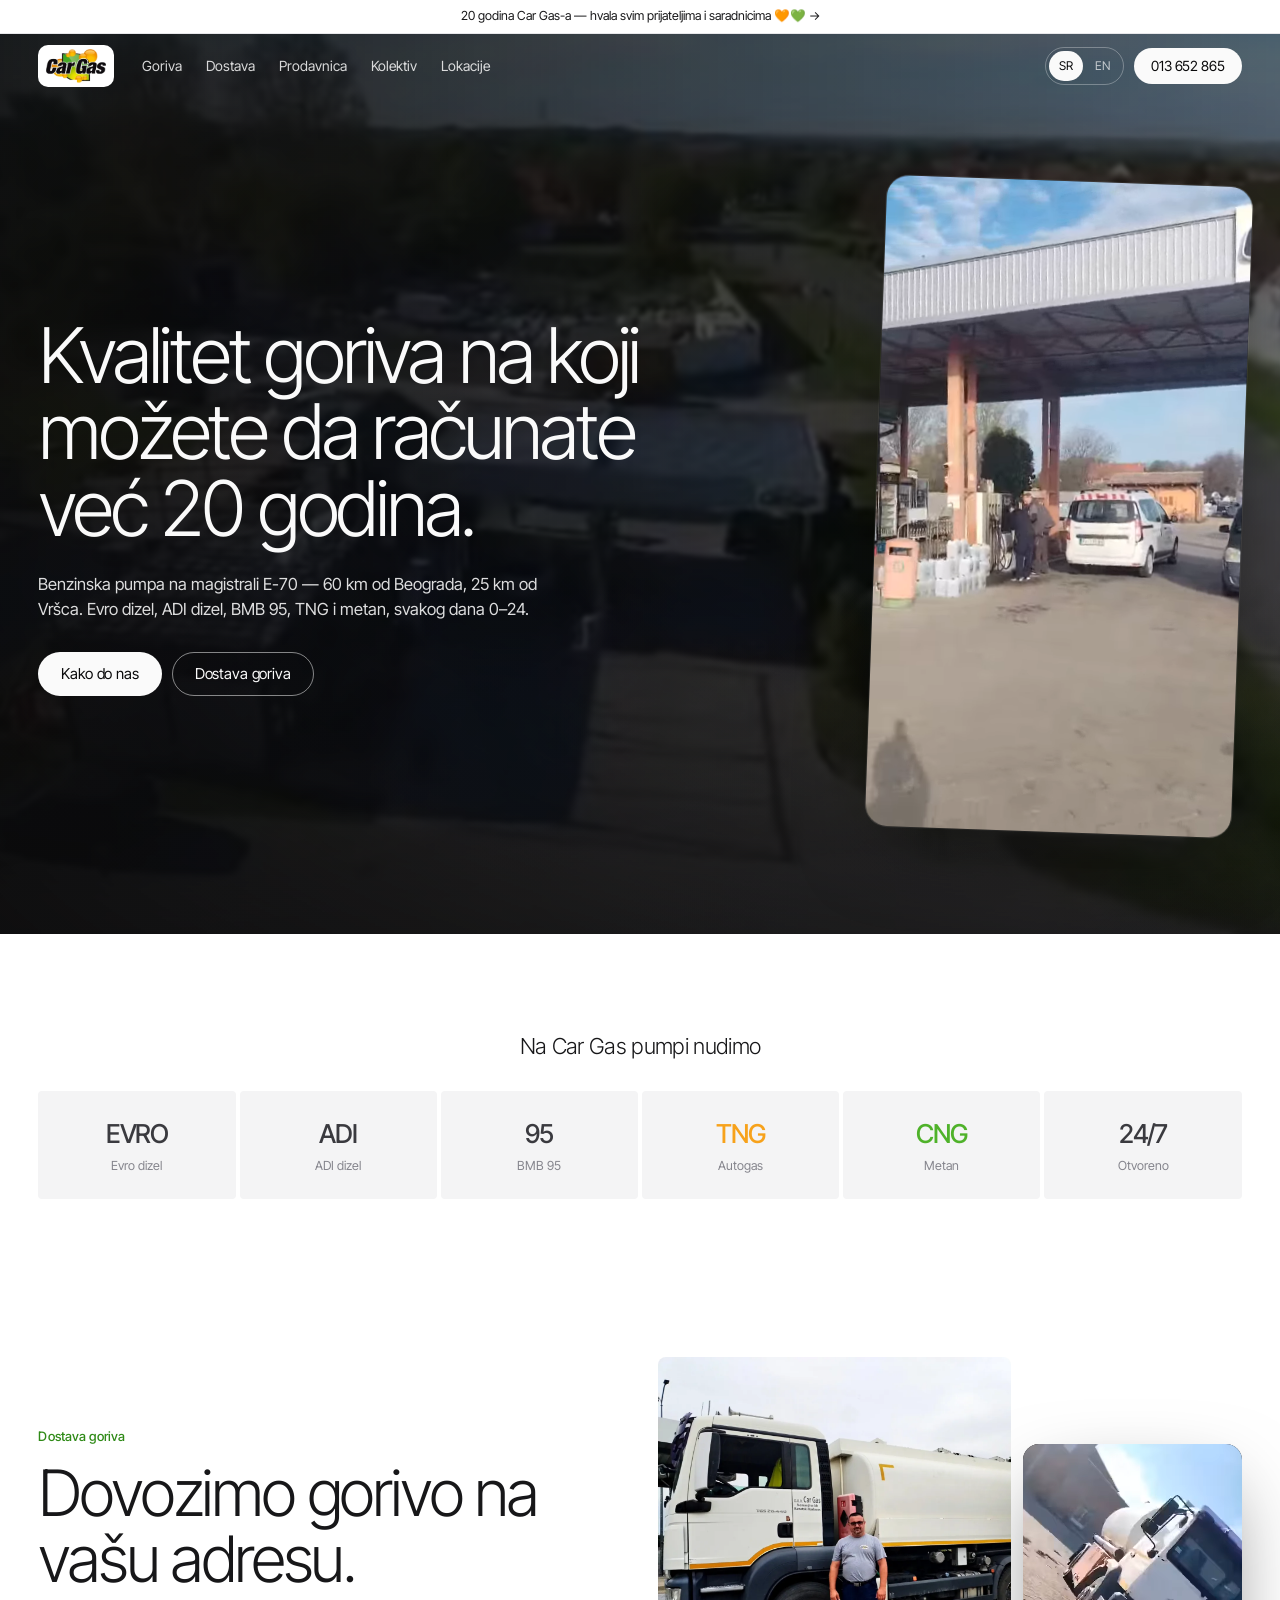
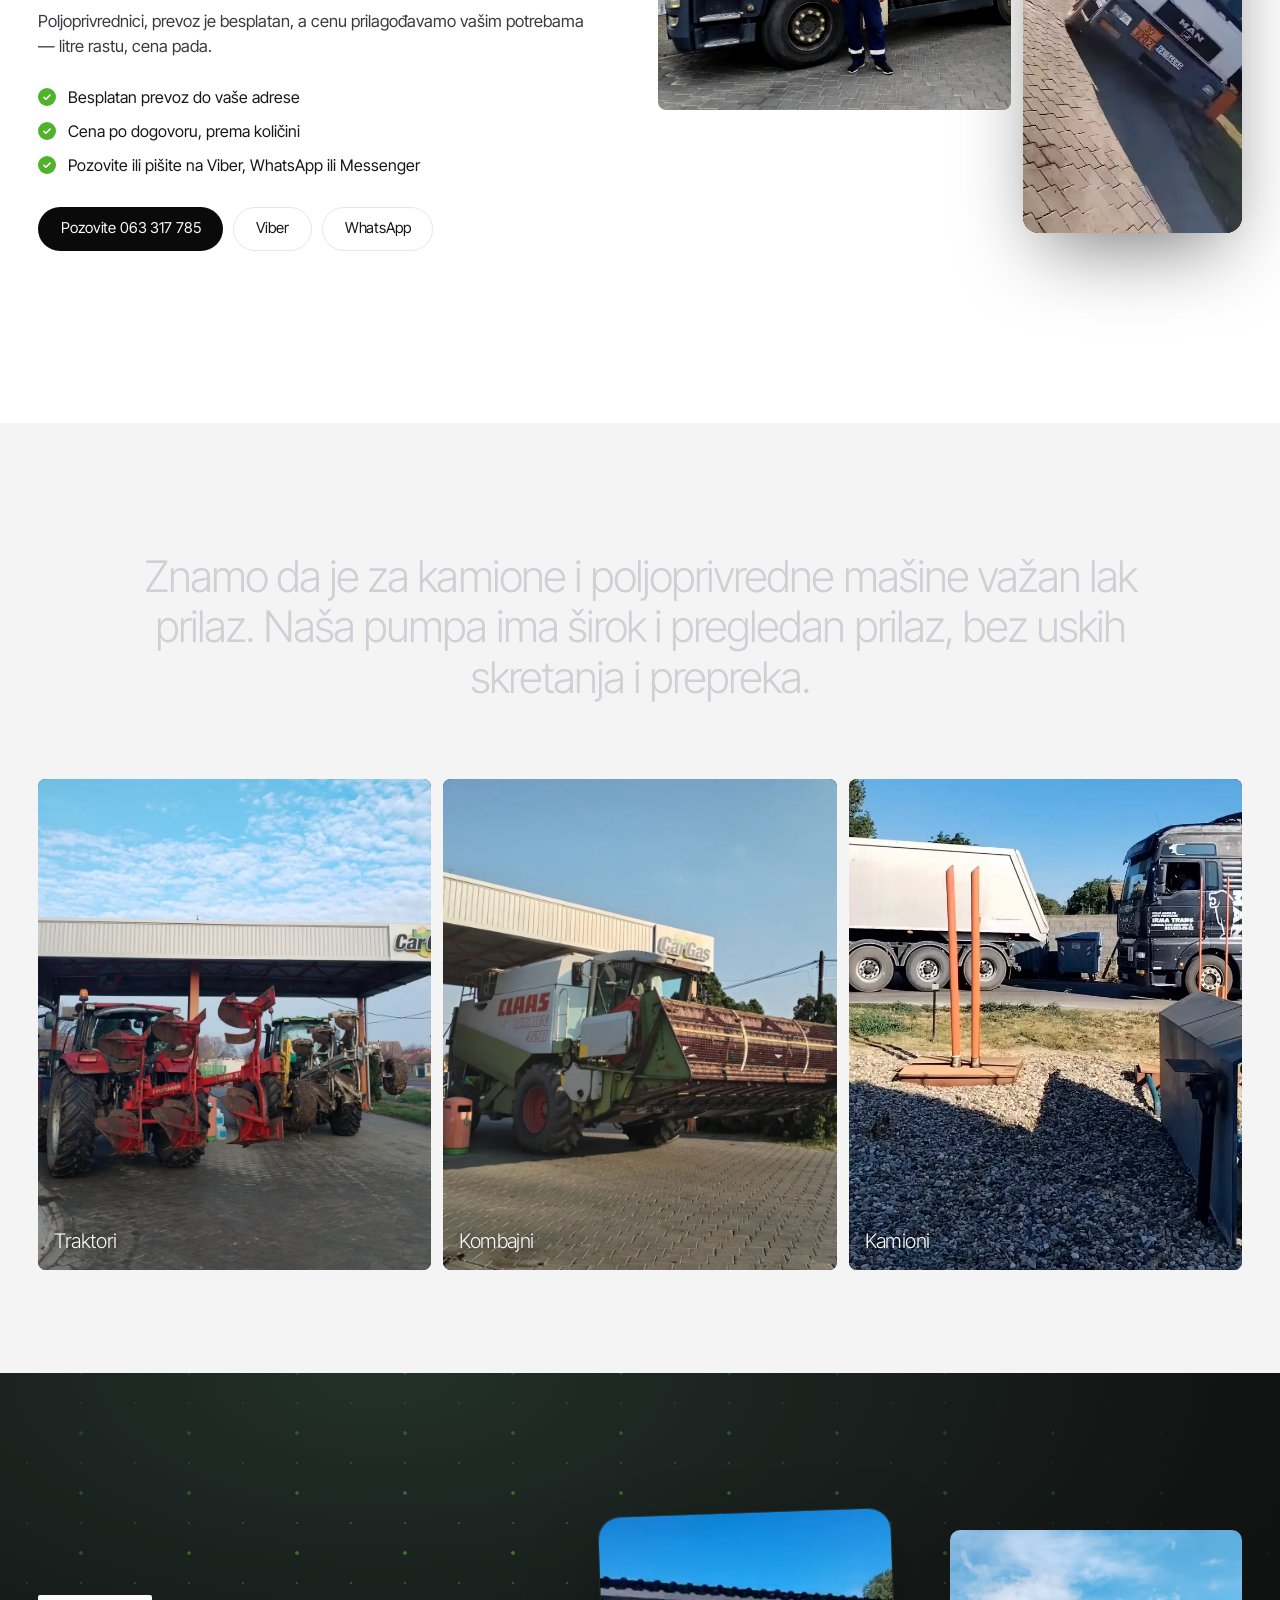
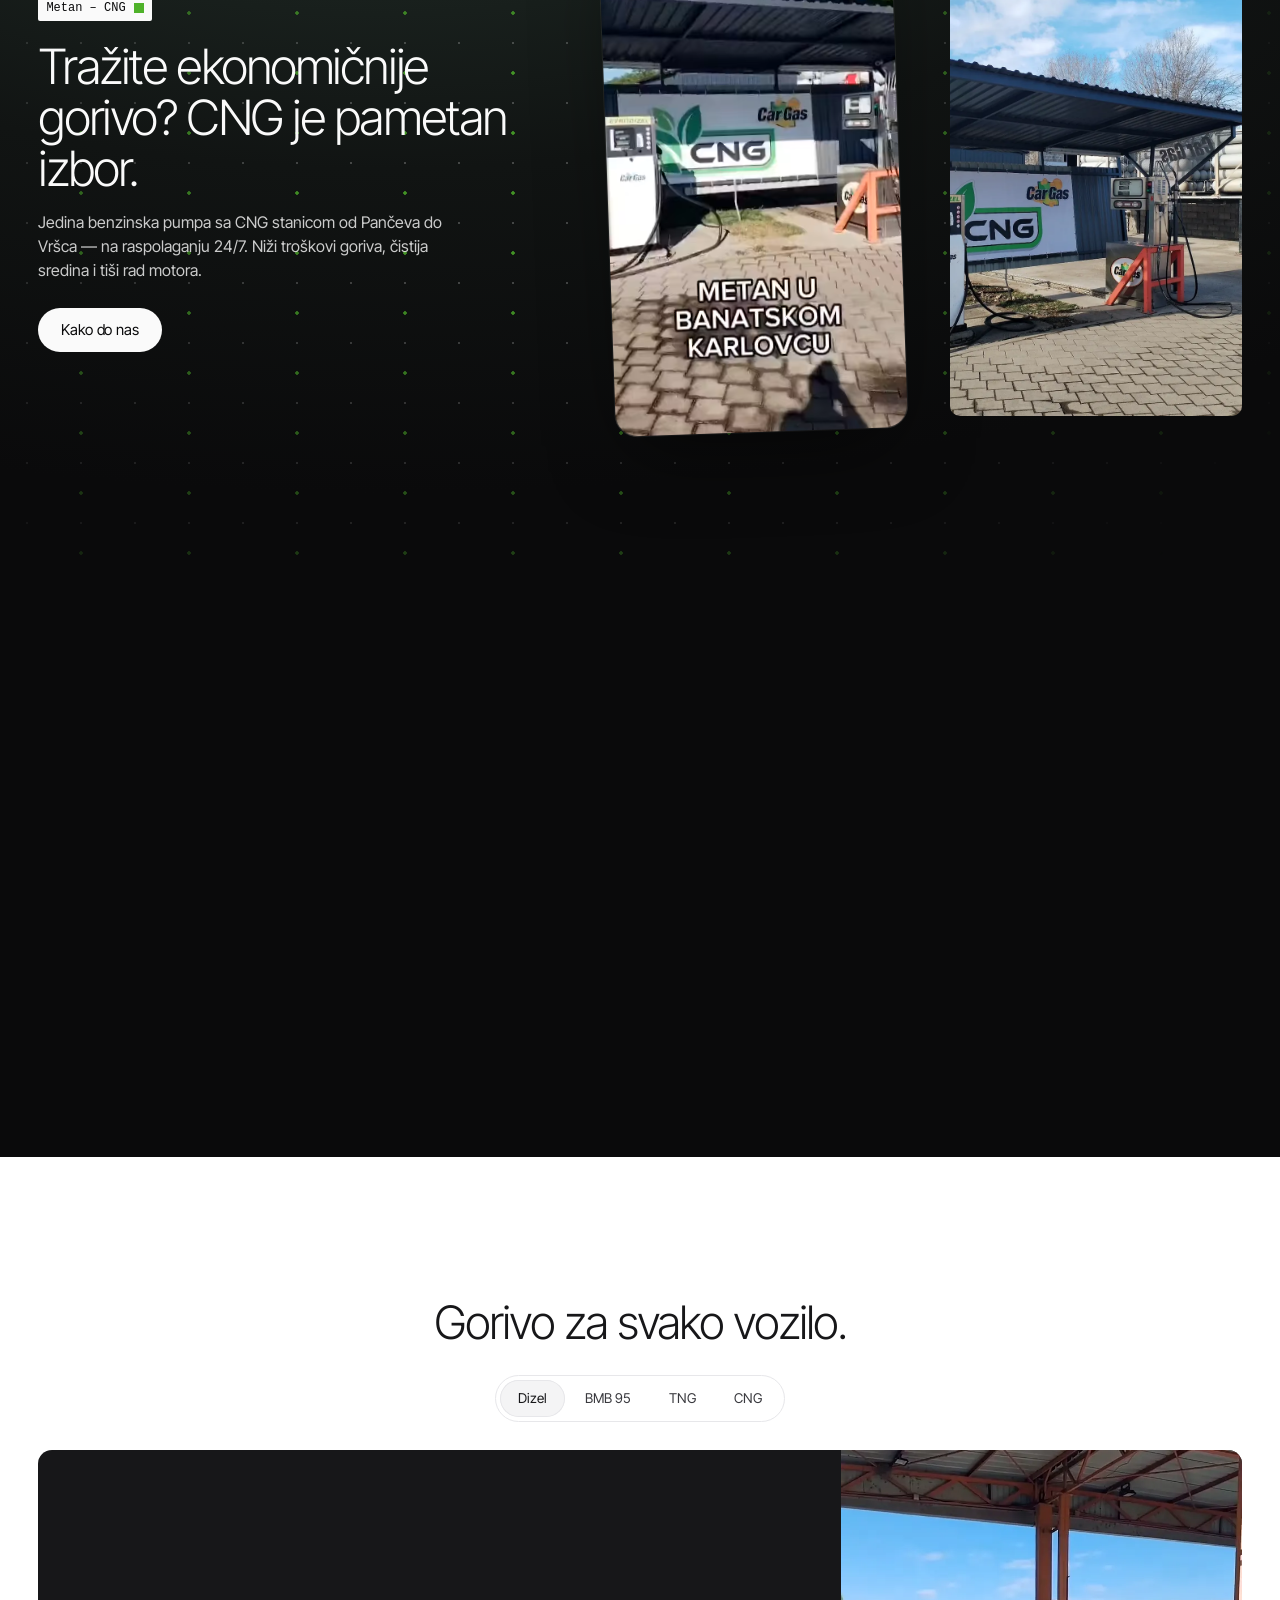
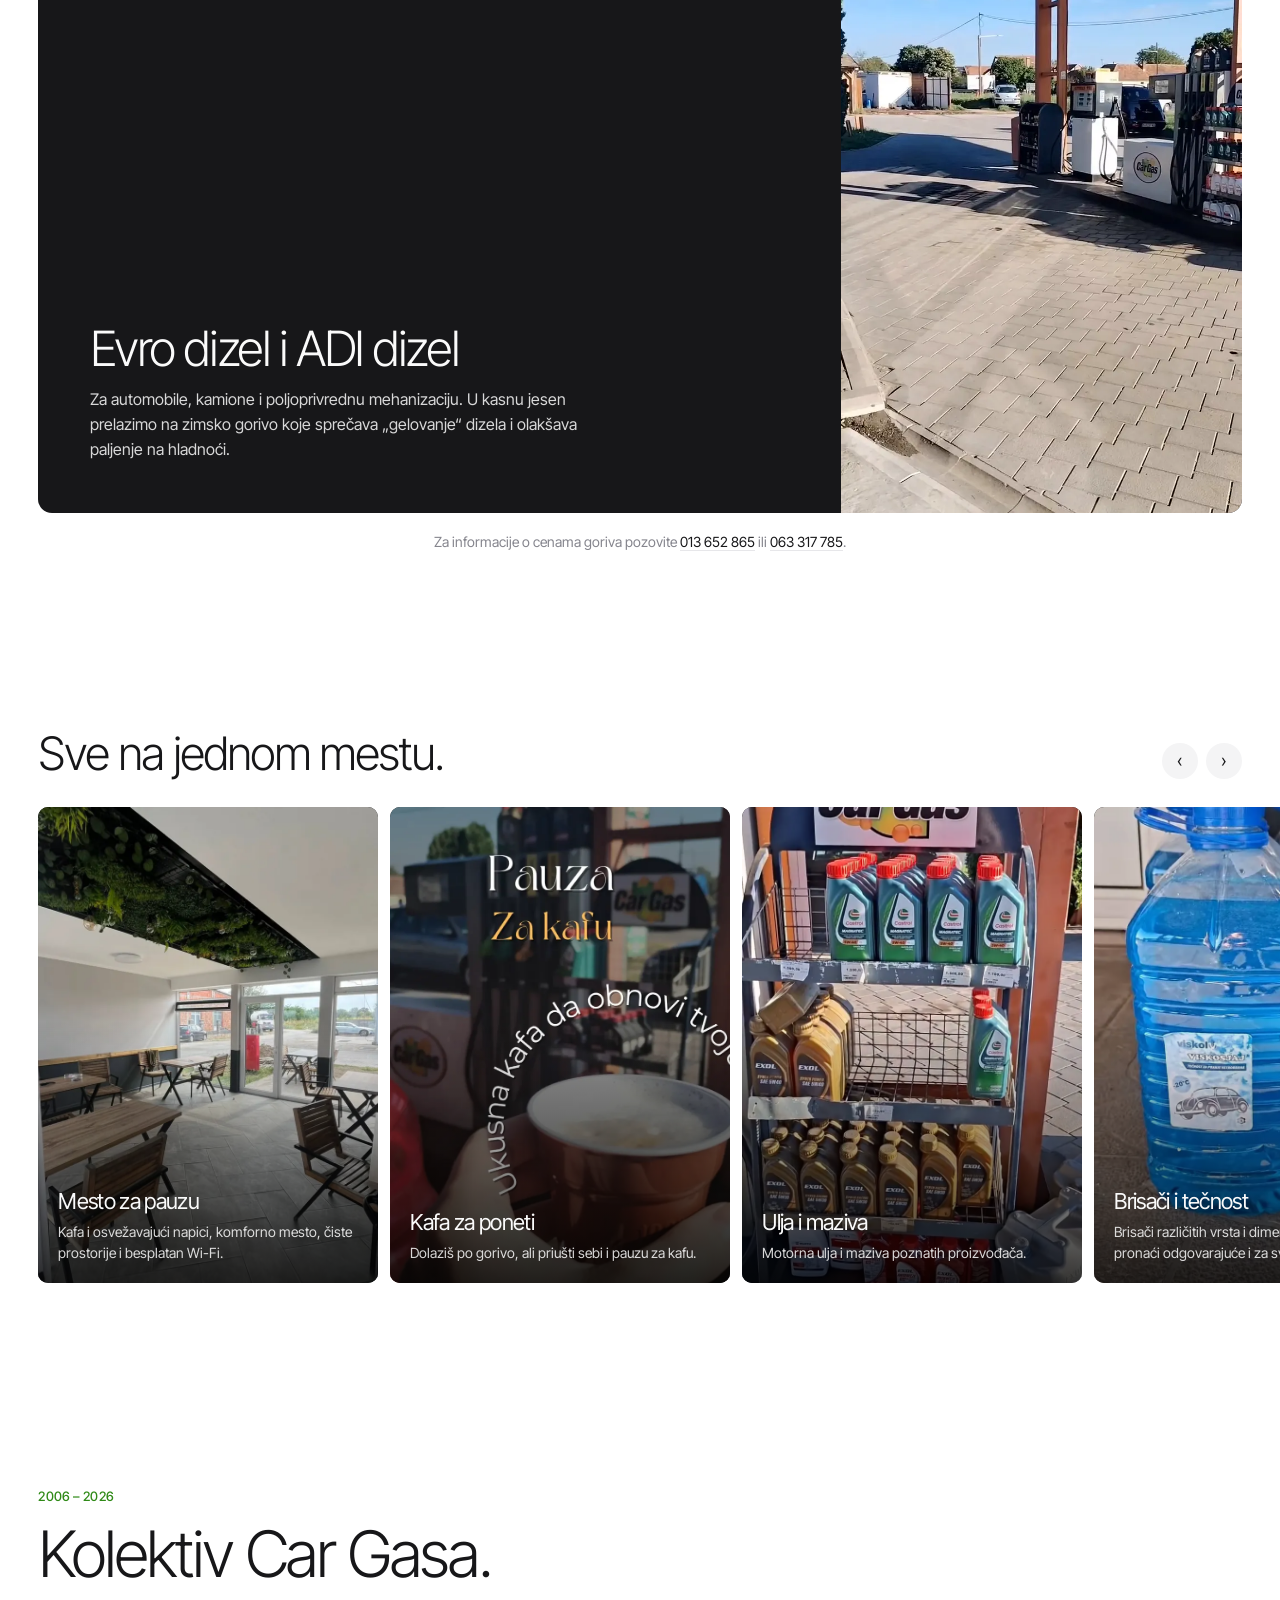
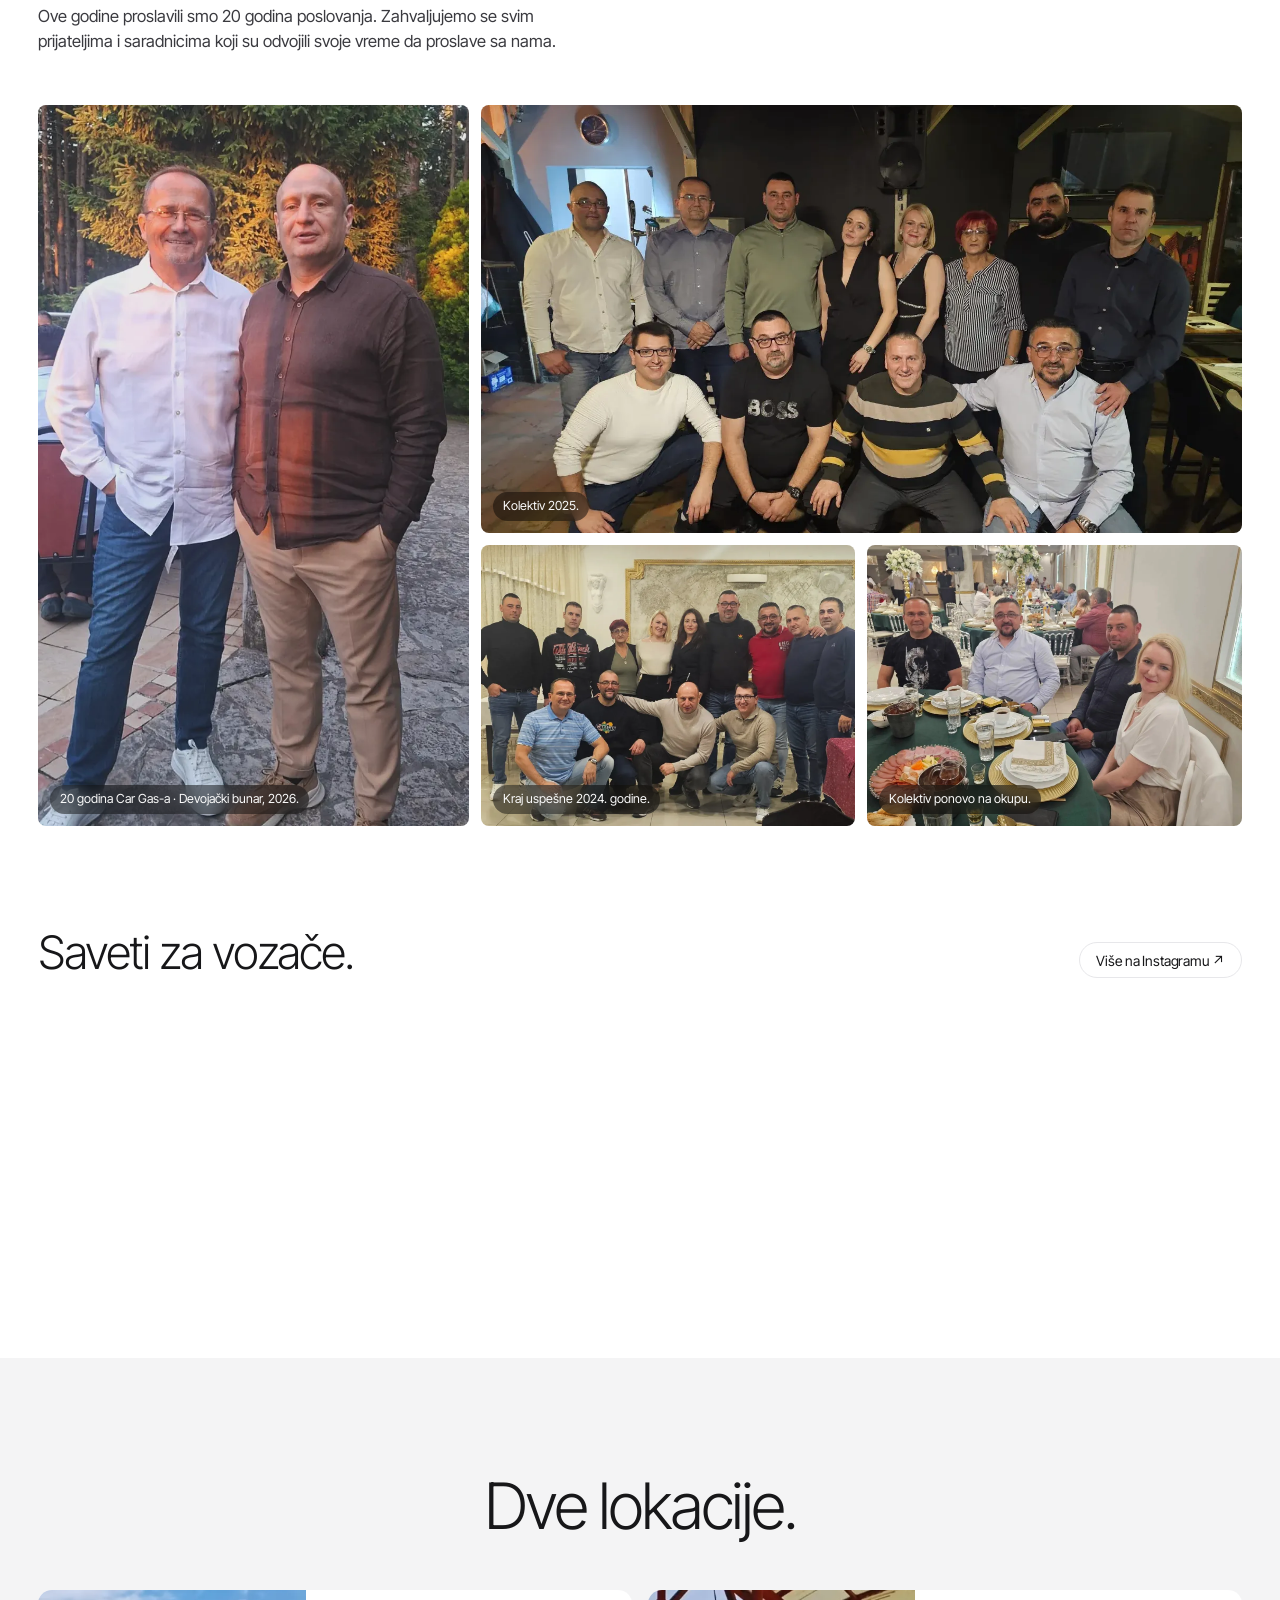
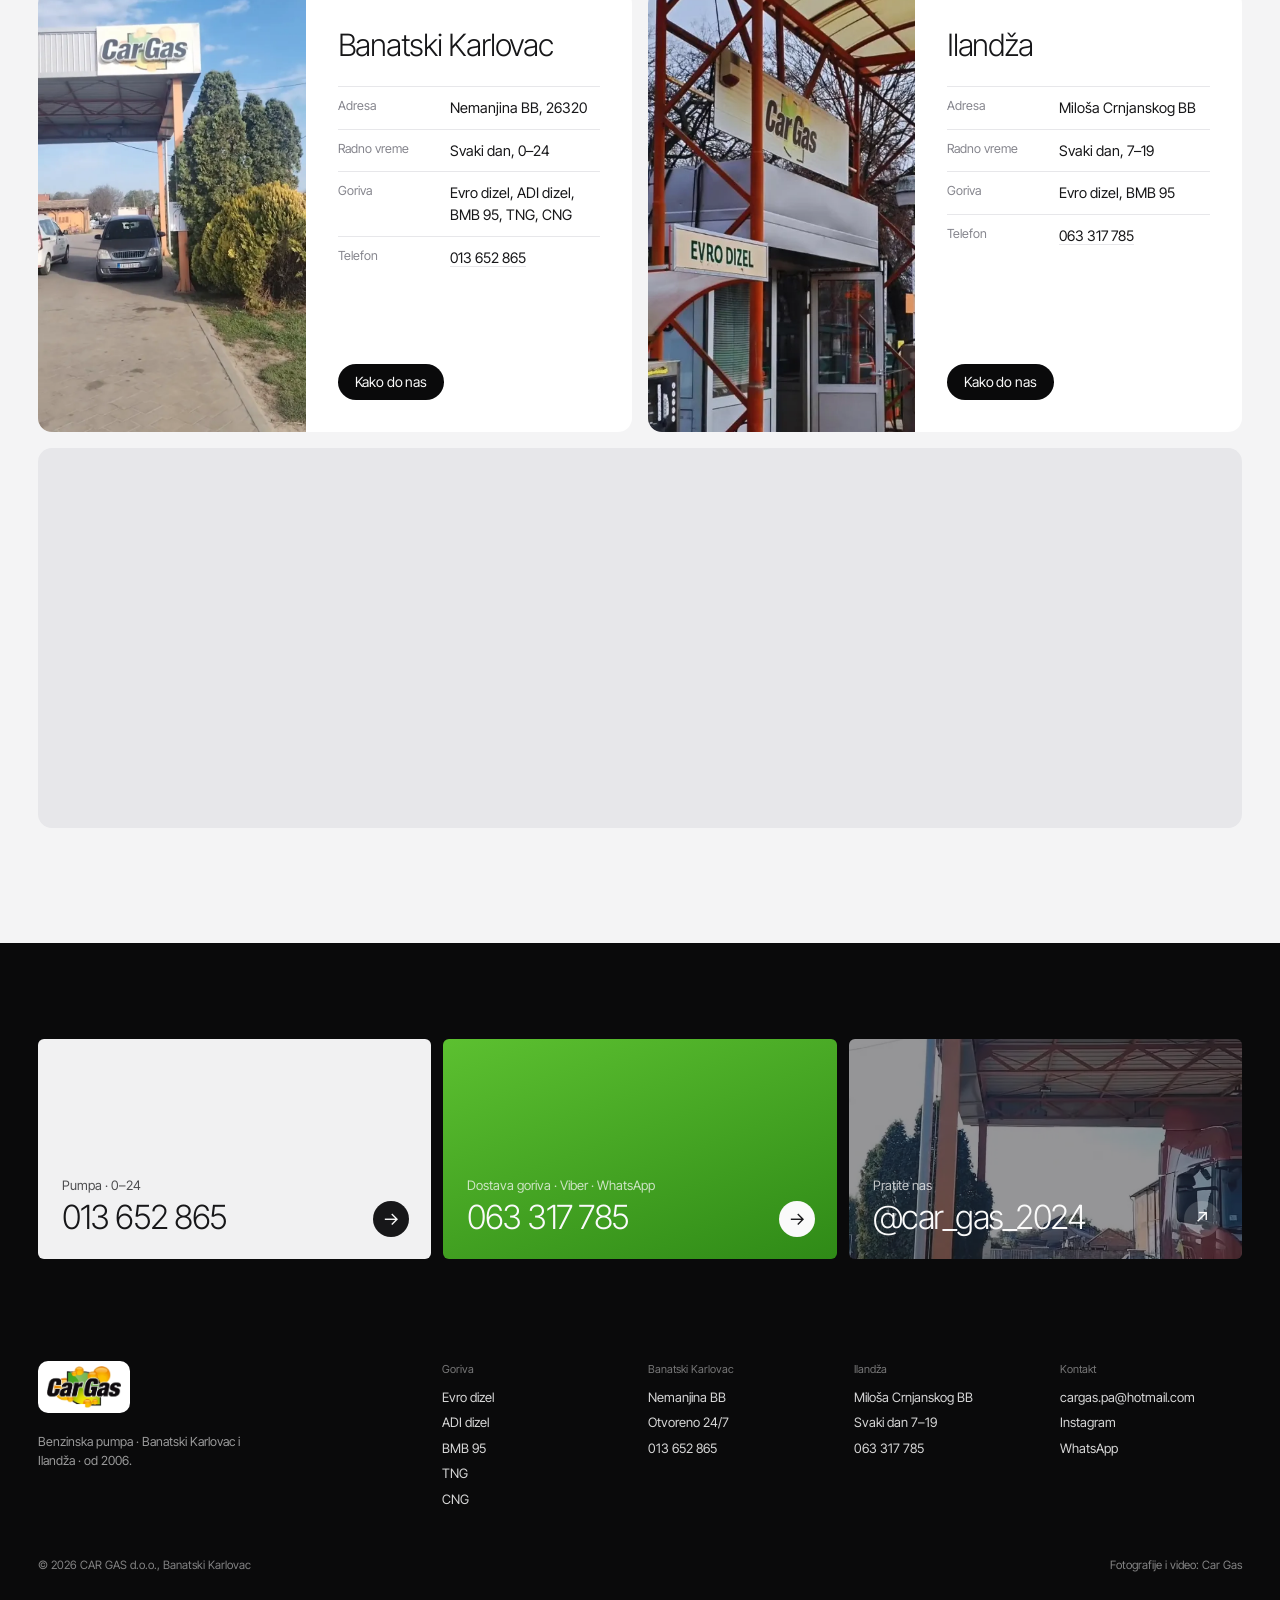
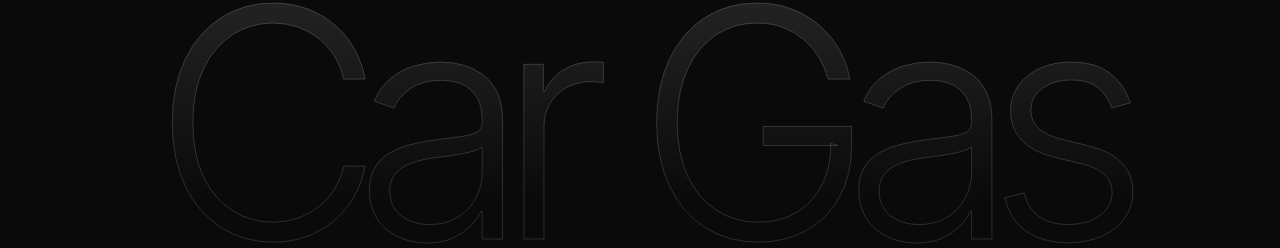
<file: index.html>
<!doctype html>
<html lang="sr-Latn">
<head>
  <meta charset="utf-8">
  <meta name="viewport" content="width=device-width, initial-scale=1">
  <title>Car Gas — benzinska pumpa 0–24 · Banatski Karlovac</title>
  <meta name="description" content="Car Gas d.o.o. — benzinska pumpa u Banatskom Karlovcu, Nemanjina BB. Evro dizel, ADI dizel, BMB 95, TNG i metan (CNG). Otvoreno 24/7. Besplatna dostava goriva poljoprivrednicima.">
  <meta name="theme-color" content="#0a0a0b">
  <link rel="canonical" href="https://cargas.rs/">
  <link rel="icon" href="assets/img/favicon.png" type="image/png">
  <link rel="apple-touch-icon" href="assets/img/favicon.png">

  <meta property="og:type" content="website">
  <meta property="og:site_name" content="Car Gas">
  <meta property="og:title" content="Car Gas — benzinska pumpa 0–24 · Banatski Karlovac">
  <meta property="og:description" content="Evro dizel, ADI dizel, BMB 95, TNG i CNG. Otvoreno 24/7. Dovozimo gorivo na vašu adresu.">
  <meta property="og:image" content="https://cargas.rs/assets/img/og.jpg">
  <meta property="og:url" content="https://cargas.rs/">
  <meta property="og:locale" content="sr_RS">

  <link rel="preconnect" href="https://fonts.googleapis.com">
  <link rel="preconnect" href="https://fonts.gstatic.com" crossorigin>
  <link href="https://fonts.googleapis.com/css2?family=Inter+Tight:wght@300;400;500;600&display=swap" rel="stylesheet">
  <link rel="preload" as="image" href="assets/img/poster-stanica.webp">
  <link rel="stylesheet" href="assets/css/style.css">

  <script type="application/ld+json">
  {
    "@context": "https://schema.org",
    "@type": "GasStation",
    "name": "Car Gas",
    "legalName": "CAR GAS d.o.o.",
    "url": "https://cargas.rs/",
    "logo": "https://cargas.rs/assets/img/logo.png",
    "image": "https://cargas.rs/assets/img/og.jpg",
    "telephone": "+381 13 652865",
    "email": "cargas.pa@hotmail.com",
    "foundingDate": "2006-04-05",
    "address": {
      "@type": "PostalAddress",
      "streetAddress": "Nemanjina BB",
      "addressLocality": "Banatski Karlovac",
      "postalCode": "26320",
      "addressCountry": "RS"
    },
    "geo": { "@type": "GeoCoordinates", "latitude": 45.05306, "longitude": 21.00816 },
    "openingHoursSpecification": {
      "@type": "OpeningHoursSpecification",
      "dayOfWeek": ["Monday","Tuesday","Wednesday","Thursday","Friday","Saturday","Sunday"],
      "opens": "00:00",
      "closes": "23:59"
    },
    "sameAs": ["https://www.instagram.com/car_gas_2024/"]
  }
  </script>
</head>
<body>
  <a class="skip" href="#main" data-i18n="skip">Preskoči na sadržaj</a>

  <div class="announce">
    <a href="#kolektiv"><span data-i18n="announce">20 godina Car Gas-a — hvala svim prijateljima i saradnicima</span> <span aria-hidden="true">🧡💚 →</span></a>
  </div>

  <header class="nav" id="nav">
    <div class="nav__inner">
      <a class="nav__brand" href="#top" aria-label="Car Gas — početna">
        <img class="logo" src="assets/img/logo.png" alt="Car Gas" width="353" height="201">
      </a>
      <nav class="nav__links" aria-label="Glavna navigacija">
        <a href="#goriva" data-i18n="nav.fuels">Goriva</a>
        <a href="#dostava" data-i18n="nav.delivery">Dostava</a>
        <a href="#prodavnica" data-i18n="nav.shop">Prodavnica</a>
        <a href="#kolektiv" data-i18n="nav.team">Kolektiv</a>
        <a href="#lokacije" data-i18n="nav.locations">Lokacije</a>
      </nav>
      <div class="nav__actions">
        <div class="lang" role="group" aria-label="Jezik / Language">
          <button type="button" data-lang="sr" aria-pressed="true">SR</button>
          <button type="button" data-lang="en" aria-pressed="false">EN</button>
        </div>
        <a class="pill pill--solid pill--sm" href="tel:+38113652865">013 652 865</a>
      </div>
    </div>
  </header>

  <main id="main">

    <!-- Hero -->
    <section class="hero" id="top">
      <video class="hero__bg autoplay" poster="assets/img/poster-vazduh.webp" muted loop playsinline preload="metadata" aria-hidden="true">
        <source src="assets/video/iz-vazduha.mp4" type="video/mp4">
        <source src="assets/video/iz-vazduha.webm" type="video/webm">
      </video>
      <div class="hero__inner">
        <div class="hero__text">
          <h1 class="hero__title" data-i18n-html="hero.title">Kvalitet goriva na koji možete da računate već&nbsp;20&nbsp;godina.</h1>
          <p class="hero__lead" data-i18n="hero.lead">Benzinska pumpa na magistrali E-70 — 60 km od Beograda, 25 km od Vršca. Evro dizel, ADI dizel, BMB 95, TNG i metan, svakog dana 0–24.</p>
          <div class="hero__ctas">
            <a class="pill pill--solid" href="https://www.google.com/maps/dir/?api=1&amp;destination=45.05306,21.00816" target="_blank" rel="noopener" data-i18n="cta.directions">Kako do nas</a>
            <a class="pill pill--ghost" href="#dostava" data-i18n="cta.delivery">Dostava goriva</a>
          </div>
        </div>
        <figure class="phone hero__phone">
          <video class="autoplay" poster="assets/img/poster-stanica.webp" muted loop playsinline preload="metadata" aria-label="Video: benzinska pumpa Car Gas u Banatskom Karlovcu">
            <source src="assets/video/stanica.mp4" type="video/mp4">
            <source src="assets/video/stanica.webm" type="video/webm">
          </video>
        </figure>
      </div>
    </section>

    <!-- Fuels offered -->
    <section class="wall" aria-labelledby="wall-title">
      <h2 id="wall-title" class="wall__title" data-i18n="wall.title">Na Car Gas pumpi nudimo</h2>
      <ul class="wall__grid">
        <li><span class="wall__mark">EVRO</span><span data-i18n="wall.euro">Evro dizel</span></li>
        <li><span class="wall__mark">ADI</span><span data-i18n="wall.adi">ADI dizel</span></li>
        <li><span class="wall__mark">95</span><span>BMB 95</span></li>
        <li><span class="wall__mark wall__mark--orange">TNG</span><span data-i18n="wall.lpg">Autogas</span></li>
        <li><span class="wall__mark wall__mark--green">CNG</span><span data-i18n="wall.cng">Metan</span></li>
        <li><span class="wall__mark">24/7</span><span data-i18n="wall.open">Otvoreno</span></li>
      </ul>
    </section>

    <!-- Delivery -->
    <section class="delivery" id="dostava" aria-labelledby="del-title">
      <div class="delivery__text">
        <p class="eyebrow" data-i18n="del.eyebrow">Dostava goriva</p>
        <h2 id="del-title" class="h-xl" data-i18n-html="del.title">Dovozimo gorivo na vašu adresu.</h2>
        <p class="lead" data-i18n="del.lead">Poljoprivrednici, prevoz je besplatan, a cenu prilagođavamo vašim potrebama — litre rastu, cena pada.</p>
        <ul class="checks">
          <li data-i18n="del.c1">Besplatan prevoz do vaše adrese</li>
          <li data-i18n="del.c2">Cena po dogovoru, prema količini</li>
          <li data-i18n="del.c3">Pozovite ili pišite na Viber, WhatsApp ili Messenger</li>
        </ul>
        <div class="delivery__ctas">
          <a class="pill pill--dark" href="tel:+38163317785"><span data-i18n="del.call">Pozovite</span>&nbsp;063 317 785</a>
          <a class="pill pill--outline" href="viber://chat?number=%2B38163317785">Viber</a>
          <a class="pill pill--outline" href="https://wa.me/38163317785" target="_blank" rel="noopener">WhatsApp</a>
        </div>
      </div>
      <div class="delivery__media">
        <img class="m1" src="assets/img/cisterna.webp" alt="Car Gas cisterna za dostavu goriva i vozač" loading="lazy" width="1200" height="1200">
        <figure class="phone m2">
          <video class="autoplay" poster="assets/img/poster-dostava.webp" muted loop playsinline preload="none" aria-label="Video: cisterna za dostavu goriva">
            <source src="assets/video/dostava.mp4" type="video/mp4">
            <source src="assets/video/dostava.webm" type="video/webm">
          </video>
        </figure>
        <img class="m3" src="assets/img/cisterna-2.webp" alt="Car Gas cisterna" loading="lazy" width="1200" height="1200">
      </div>
    </section>

    <!-- Wide access statement -->
    <section class="statement">
      <p class="reveal-words" data-i18n="statement">Znamo da je za kamione i poljoprivredne mašine važan lak prilaz. Naša pumpa ima širok i pregledan prilaz, bez uskih skretanja i prepreka.</p>
      <div class="trio">
        <figure><img src="assets/img/traktor.webp" alt="Traktor na točenju goriva na Car Gas pumpi" loading="lazy" width="1200" height="1200"><figcaption data-i18n="trio.1">Traktori</figcaption></figure>
        <figure><img src="assets/img/kombajn.webp" alt="Kombajn na Car Gas pumpi" loading="lazy" width="1200" height="1200"><figcaption data-i18n="trio.2">Kombajni</figcaption></figure>
        <figure><img src="assets/img/kamion-e70.webp" alt="Kamioni na magistrali pored Car Gas pumpe" loading="lazy" width="720" height="1190"><figcaption data-i18n="trio.3">Kamioni</figcaption></figure>
      </div>
    </section>

    <!-- CNG band -->
    <section class="band" id="cng" aria-labelledby="cng-title">
      <div class="band__dots" aria-hidden="true"></div>
      <div class="band__inner">
        <div class="band__text">
          <p class="chip">Metan – CNG <span class="chip__sq" aria-hidden="true"></span></p>
          <h2 id="cng-title" class="band__title" data-i18n-html="cng.title">Tražite ekonomičnije gorivo? CNG je pametan izbor.</h2>
          <p class="band__lead" data-i18n="cng.lead">Jedina benzinska pumpa sa CNG stanicom od Pančeva do Vršca — na raspolaganju 24/7. Niži troškovi goriva, čistija sredina i tiši rad motora.</p>
          <a class="pill pill--solid" href="https://www.google.com/maps/dir/?api=1&amp;destination=45.05306,21.00816" target="_blank" rel="noopener" data-i18n="cta.directions">Kako do nas</a>
        </div>
        <figure class="phone band__phone">
          <video class="autoplay" poster="assets/img/poster-cng.webp" muted loop playsinline preload="none" aria-label="Video: CNG aparati na Car Gas pumpi">
            <source src="assets/video/cng.mp4" type="video/mp4">
            <source src="assets/video/cng.webm" type="video/webm">
          </video>
        </figure>
        <img class="band__photo" src="assets/img/cng-stanica.webp" alt="CNG stanica Car Gas" loading="lazy" width="1200" height="1200">
      </div>
    </section>

    <!-- Night -->
    <section class="night" aria-labelledby="night-title">
      <figure class="night__main">
        <img src="assets/img/noc-pumpa.webp" alt="Car Gas pumpa noću" loading="lazy" width="1440" height="1440">
        <figcaption>
          <h2 id="night-title" class="h-xl" data-i18n="night.title">Otvoreno i noću.</h2>
          <p data-i18n="night.text">Svi prilazi pumpi i perionici dobro su osvetljeni i pod video nadzorom, tako da naše usluge možete koristiti u bilo koje doba. Brinemo o vašoj sigurnosti.</p>
        </figcaption>
      </figure>
      <img class="night__side" src="assets/img/noc-dolazak.webp" alt="Dolazak na Car Gas pumpu noću" loading="lazy" width="1200" height="1200">
    </section>

    <!-- Fuels tabs -->
    <section class="fuels" id="goriva" aria-labelledby="fuels-title">
      <h2 id="fuels-title" class="h-lg center" data-i18n-html="fuels.title">Gorivo za svako vozilo.</h2>
      <div class="tabs" role="tablist" aria-label="Goriva">
        <button role="tab" id="t-dizel" aria-controls="p-dizel" aria-selected="true" data-tab="dizel" data-i18n="fuels.tDiesel">Dizel</button>
        <button role="tab" id="t-bmb" aria-controls="p-bmb" aria-selected="false" tabindex="-1" data-tab="bmb">BMB 95</button>
        <button role="tab" id="t-tng" aria-controls="p-tng" aria-selected="false" tabindex="-1" data-tab="tng">TNG</button>
        <button role="tab" id="t-cng" aria-controls="p-cng" aria-selected="false" tabindex="-1" data-tab="cng">CNG</button>
      </div>
      <div class="panels">
        <article class="panel is-active" role="tabpanel" id="p-dizel" aria-labelledby="t-dizel">
          <img src="assets/img/tocilista.webp" alt="Točionica goriva Car Gas" loading="lazy">
          <div class="panel__body">
            <h3 data-i18n="fuels.dizelTitle">Evro dizel i ADI dizel</h3>
            <p data-i18n="fuels.dizel">Za automobile, kamione i poljoprivrednu mehanizaciju. U kasnu jesen prelazimo na zimsko gorivo koje sprečava „gelovanje“ dizela i olakšava paljenje na hladnoći.</p>
          </div>
        </article>
        <article class="panel" role="tabpanel" id="p-bmb" aria-labelledby="t-bmb" hidden>
          <img src="assets/img/aparati.webp" alt="Aparati za gorivo Car Gas" loading="lazy">
          <div class="panel__body">
            <h3>BMB 95</h3>
            <p data-i18n="fuels.bmb">Bezolovni motorni benzin za sve savremene benzinske motore — u Banatskom Karlovcu i u Ilandži.</p>
          </div>
        </article>
        <article class="panel" role="tabpanel" id="p-tng" aria-labelledby="t-tng" hidden>
          <img src="assets/img/tng.webp" alt="Aparat za TNG autogas na Car Gas pumpi" loading="lazy" style="object-position:22% 50%">
          <div class="panel__body">
            <h3 data-i18n="fuels.tngTitle">TNG · autogas</h3>
            <p data-i18n="fuels.tng">Tečni naftni gas — ekonomičan i dostupan. Niža cena u poređenju sa drugim gorivima i manja emisija štetnih gasova.</p>
          </div>
        </article>
        <article class="panel" role="tabpanel" id="p-cng" aria-labelledby="t-cng" hidden>
          <img src="assets/img/cng-aparat.webp" alt="CNG aparat Car Gas" loading="lazy">
          <div class="panel__body">
            <h3 data-i18n="fuels.cngTitle">CNG · metan</h3>
            <p data-i18n="fuels.cng">Metan za vozila na CNG, na raspolaganju 24/7 — za putnička vozila, kombije i kamione.</p>
          </div>
        </article>
      </div>
      <p class="fuels__note" data-i18n-html="fuels.note">Za informacije o cenama goriva pozovite <a href="tel:+38113652865">013 652 865</a> ili <a href="tel:+38163317785">063 317 785</a>.</p>
    </section>

    <!-- Shop rail -->
    <section class="rail" id="prodavnica" aria-labelledby="rail-title">
      <div class="rail__head">
        <h2 id="rail-title" class="h-lg" data-i18n="shop.title">Sve na jednom mestu.</h2>
        <div class="rail__ctrl">
          <button type="button" class="round" data-rail="-1" aria-label="Prethodno">‹</button>
          <button type="button" class="round" data-rail="1" aria-label="Sledeće">›</button>
        </div>
      </div>
      <div class="rail__track" tabindex="0">
        <article class="card">
          <img src="assets/img/odmoriste.webp" alt="" loading="lazy">
          <div class="card__body"><h3 data-i18n="shop.c0">Mesto za pauzu</h3><p data-i18n="shop.c0t">Kafa i osvežavajući napici, komforno mesto, čiste prostorije i besplatan Wi-Fi.</p></div>
        </article>
        <article class="card">
          <img src="assets/img/kafa.webp" alt="" loading="lazy">
          <div class="card__body"><h3 data-i18n="shop.c1">Kafa za poneti</h3><p data-i18n="shop.c1t">Dolaziš po gorivo, ali priušti sebi i pauzu za kafu.</p></div>
        </article>
        <article class="card">
          <img src="assets/img/ulja.webp" alt="" loading="lazy">
          <div class="card__body"><h3 data-i18n="shop.c2">Ulja i maziva</h3><p data-i18n="shop.c2t">Motorna ulja i maziva poznatih proizvođača.</p></div>
        </article>
        <article class="card">
          <img src="assets/img/tecnost.webp" alt="" loading="lazy">
          <div class="card__body"><h3 data-i18n="shop.c3">Brisači i tečnost</h3><p data-i18n="shop.c3t">Brisači različitih vrsta i dimenzija — sigurno ćete pronaći odgovarajuće i za svoj auto.</p></div>
        </article>
        <article class="card">
          <img src="assets/img/led-ice.webp" alt="" loading="lazy">
          <div class="card__body"><h3 data-i18n="shop.c4">Led u kesama</h3><p data-i18n="shop.c4t">Uvek hladan, za hladnjak, piknik ili slavlje.</p></div>
        </article>
        <article class="card">
          <img src="assets/img/slatkisi.webp" alt="" loading="lazy">
          <div class="card__body"><h3 data-i18n="shop.c5">Slatkiši i sitni pokloni</h3><p data-i18n="shop.c5t">Nije važno gde je poklon kupljen, već namera koja stoji iza njega.</p></div>
        </article>
        <article class="card">
          <img src="assets/img/noc-perionica.webp" alt="" loading="lazy">
          <div class="card__body"><h3 data-i18n="shop.c6">Samouslužna autoperionica</h3><p data-i18n="shop.c6t">Otvorena i osvetljena 24h. Bez zakazivanja i bez čekanja — operite vozilo kada vama odgovara.</p></div>
        </article>
        <article class="card">
          <img src="assets/img/prikolice.webp" alt="" loading="lazy">
          <div class="card__body"><h3 data-i18n="shop.c7">Iznajmljivanje prikolica</h3><p data-i18n="shop.c7t">Za dan, vikend, nedelju ili duže. Rezervacije na 063 317 785.</p></div>
        </article>
      </div>
    </section>

    <!-- 20 years / team -->
    <section class="team" id="kolektiv" aria-labelledby="team-title">
      <div class="team__head">
        <p class="eyebrow">2006 – 2026</p>
        <h2 id="team-title" class="h-xl" data-i18n="team.title">Kolektiv Car Gasa.</h2>
        <p class="lead" data-i18n="team.lead">Ove godine proslavili smo 20 godina poslovanja. Zahvaljujemo se svim prijateljima i saradnicima koji su odvojili svoje vreme da proslave sa nama.</p>
      </div>
      <div class="team__grid">
        <figure class="t1"><img src="assets/img/20-godina.webp" alt="Proslava 20 godina Car Gas-a na Devojačkom bunaru" loading="lazy" width="1200" height="1200"><figcaption data-i18n="team.f1">20 godina Car Gas-a · Devojački bunar, 2026.</figcaption></figure>
        <figure class="t2"><img src="assets/img/kolektiv-2025.webp" alt="Kolektiv Car Gas 2025" loading="lazy" width="1440" height="1080"><figcaption data-i18n="team.f2">Kolektiv 2025.</figcaption></figure>
        <figure class="t3"><img src="assets/img/kolektiv-2024.webp" alt="Kolektiv Car Gas na proslavi kraja 2024. godine" loading="lazy" width="1440" height="965"><figcaption data-i18n="team.f3">Kraj uspešne 2024. godine.</figcaption></figure>
        <figure class="t4"><img src="assets/img/kolektiv-proslava.webp" alt="Kolektiv Car Gasa ponovo na okupu" loading="lazy" width="1440" height="1147"><figcaption data-i18n="team.f4">Kolektiv ponovo na okupu.</figcaption></figure>
      </div>
    </section>

    <!-- Tips -->
    <section class="tips" aria-labelledby="tips-title">
      <div class="rail__head">
        <h2 id="tips-title" class="h-lg" data-i18n="tips.title">Saveti za vozače.</h2>
        <a class="pill pill--outline pill--sm" href="https://www.instagram.com/car_gas_2024/" target="_blank" rel="noopener" data-i18n="tips.more">Više na Instagramu ↗</a>
      </div>
      <div class="tips__grid">
        <a class="tip" href="https://www.instagram.com/p/DQJCdRNDHsK/" target="_blank" rel="noopener"><img src="assets/img/savet-zimsko.webp" alt="" loading="lazy"><span data-i18n="tips.1">Zimsko gorivo — kada se menja i zašto</span></a>
        <a class="tip" href="https://www.instagram.com/p/DGU8HRltKfu/" target="_blank" rel="noopener"><img src="assets/img/savet-aditiv.webp" alt="" loading="lazy"><span data-i18n="tips.2">Da li je zimi potreban aditiv?</span></a>
        <a class="tip" href="https://www.instagram.com/p/DEzFEoltaIp/" target="_blank" rel="noopener"><img src="assets/img/savet-pogresno.webp" alt="" loading="lazy"><span data-i18n="tips.3">Šta ako sipate pogrešno gorivo?</span></a>
        <a class="tip" href="https://www.instagram.com/p/DGxI2yMNYDu/" target="_blank" rel="noopener"><img src="assets/img/savet-dizel-benzin.webp" alt="" loading="lazy"><span data-i18n="tips.4">Dizel ili benzin — šta je bolje?</span></a>
        <a class="tip" href="https://www.instagram.com/p/DCiyXPQtBon/" target="_blank" rel="noopener"><img src="assets/img/savet-cng-zima.webp" alt="" loading="lazy"><span data-i18n="tips.5">Da li je CNG dobar izbor za zimu?</span></a>
        <a class="tip" href="https://www.instagram.com/p/DHc7clBNOJc/" target="_blank" rel="noopener"><img src="assets/img/savet-gume.webp" alt="" loading="lazy"><span data-i18n="tips.6">Kada menjati zimske gume u letnje</span></a>
      </div>
    </section>

    <!-- Locations -->
    <section class="locations" id="lokacije" aria-labelledby="loc-title">
      <h2 id="loc-title" class="h-xl center" data-i18n="loc.title">Dve lokacije.</h2>
      <div class="loc__grid">
        <article class="loc">
          <img src="assets/img/nadstresnica.webp" alt="Car Gas pumpa u Banatskom Karlovcu" loading="lazy" width="720" height="1190">
          <div class="loc__body">
            <h3>Banatski Karlovac</h3>
            <dl class="facts">
              <div><dt data-i18n="loc.address">Adresa</dt><dd>Nemanjina BB, 26320</dd></div>
              <div><dt data-i18n="loc.hours">Radno vreme</dt><dd data-i18n="loc.bkHours">Svaki dan, 0–24</dd></div>
              <div><dt data-i18n="loc.fuels">Goriva</dt><dd>Evro dizel, ADI dizel, BMB 95, TNG, CNG</dd></div>
              <div><dt data-i18n="loc.phone">Telefon</dt><dd><a href="tel:+38113652865">013 652 865</a></dd></div>
            </dl>
            <a class="pill pill--dark pill--sm" href="https://www.google.com/maps/dir/?api=1&amp;destination=45.05306,21.00816" target="_blank" rel="noopener" data-i18n="cta.directions">Kako do nas</a>
          </div>
        </article>
        <article class="loc">
          <img src="assets/img/ilandza.webp" alt="Car Gas pumpa u Ilandži" loading="lazy" width="1200" height="672">
          <div class="loc__body">
            <h3>Ilandža</h3>
            <dl class="facts">
              <div><dt data-i18n="loc.address">Adresa</dt><dd>Miloša Crnjanskog BB</dd></div>
              <div><dt data-i18n="loc.hours">Radno vreme</dt><dd data-i18n="loc.ilHours">Svaki dan, 7–19</dd></div>
              <div><dt data-i18n="loc.fuels">Goriva</dt><dd>Evro dizel, BMB 95</dd></div>
              <div><dt data-i18n="loc.phone">Telefon</dt><dd><a href="tel:+38163317785">063 317 785</a></dd></div>
            </dl>
            <a class="pill pill--dark pill--sm" href="https://www.google.com/maps/search/?api=1&amp;query=Milo%C5%A1a+Crnjanskog+Ilan%C4%91a" target="_blank" rel="noopener" data-i18n="cta.directions">Kako do nas</a>
          </div>
        </article>
      </div>
      <div class="map">
        <iframe title="Mapa — Car Gas, Banatski Karlovac" src="https://maps.google.com/maps?q=45.05306,21.00816&amp;z=14&amp;hl=sr-Latn&amp;output=embed" data-map loading="lazy" referrerpolicy="no-referrer-when-downgrade" allowfullscreen></iframe>
      </div>
    </section>

    <!-- Contact cards -->
    <section class="closing">
      <a class="closing__card closing__card--light" href="tel:+38113652865">
        <span class="closing__label" data-i18n="close.station">Pumpa · 0–24</span>
        <span class="closing__big">013 652 865</span>
        <span class="round round--dark" aria-hidden="true">→</span>
      </a>
      <a class="closing__card closing__card--green" href="tel:+38163317785">
        <span class="closing__label" data-i18n="close.delivery">Dostava goriva · Viber · WhatsApp</span>
        <span class="closing__big">063 317 785</span>
        <span class="round round--dark" aria-hidden="true">→</span>
      </a>
      <a class="closing__card closing__card--img" href="https://www.instagram.com/car_gas_2024/" target="_blank" rel="noopener">
        <img src="assets/img/tabla.webp" alt="" loading="lazy">
        <span class="closing__label" data-i18n="close.ig">Pratite nas</span>
        <span class="closing__big">@car_gas_2024</span>
        <span class="round" aria-hidden="true">↗</span>
      </a>
    </section>
  </main>

  <footer class="footer">
    <div class="footer__top">
      <div class="footer__brand">
        <span class="logo-plate"><img src="assets/img/logo.png" alt="Car Gas" width="353" height="201"></span>
        <p data-i18n="foot.tag">Benzinska pumpa · Banatski Karlovac i Ilandža · od 2006.</p>
      </div>
      <div class="footer__cols">
        <div>
          <h4 data-i18n="nav.fuels">Goriva</h4>
          <ul><li>Evro dizel</li><li>ADI dizel</li><li>BMB 95</li><li>TNG</li><li>CNG</li></ul>
        </div>
        <div>
          <h4>Banatski Karlovac</h4>
          <ul><li>Nemanjina BB</li><li data-i18n="foot.bk">Otvoreno 24/7</li><li><a href="tel:+38113652865">013 652 865</a></li></ul>
        </div>
        <div>
          <h4>Ilandža</h4>
          <ul><li>Miloša Crnjanskog BB</li><li data-i18n="foot.il">Svaki dan 7–19</li><li><a href="tel:+38163317785">063 317 785</a></li></ul>
        </div>
        <div>
          <h4 data-i18n="foot.contact">Kontakt</h4>
          <ul>
            <li><a href="mailto:cargas.pa@hotmail.com">cargas.pa@hotmail.com</a></li>
            <li><a href="https://www.instagram.com/car_gas_2024/" target="_blank" rel="noopener">Instagram</a></li>
            <li><a href="https://wa.me/38163317785" target="_blank" rel="noopener">WhatsApp</a></li>
          </ul>
        </div>
      </div>
    </div>
    <div class="footer__legal">
      <p>© <span id="year">2026</span> CAR GAS d.o.o., Banatski Karlovac</p>
      <p data-i18n="foot.photos">Fotografije i video: Car Gas</p>
    </div>
    <div class="footer__word" aria-hidden="true">Car Gas</div>
  </footer>

  <script src="assets/js/main.js" defer></script>
</body>
</html>
</file>
<file: assets/css/style.css>
/* Car Gas — cargas.rs
   Editorial layout: light-weight display type, pill buttons, full-bleed
   real photography and video from Car Gas. Accents come from the logo. */

:root {
  --black: #0a0a0b;
  --ink: #171719;
  --ink-2: #3a3a3f;
  --muted: #85858d;
  --line: #e7e7ea;
  --paper: #ffffff;
  --paper-2: #f4f4f5;
  --white: #fafafa;
  --green: #4fb22a;
  --green-deep: #2f8a17;
  --orange: #f7a21b;

  --font: "Inter Tight", "Inter", system-ui, -apple-system, "Segoe UI", Roboto, sans-serif;
  --gutter: clamp(16px, 3vw, 40px);
  --radius: 14px;
  --ease: cubic-bezier(.2, .7, .2, 1);
}

*, *::before, *::after { box-sizing: border-box; }
html { scroll-behavior: smooth; -webkit-text-size-adjust: 100%; }
body {
  margin: 0; font-family: var(--font); font-size: 16px; line-height: 1.5;
  color: var(--ink); background: var(--paper);
  -webkit-font-smoothing: antialiased; overflow-x: hidden;
}
img, video { display: block; max-width: 100%; }
a { color: inherit; text-decoration: none; }
button { font: inherit; color: inherit; cursor: pointer; }
h1, h2, h3, h4, p, figure { margin: 0; }

.skip { position: absolute; left: 8px; top: -60px; z-index: 100; background: var(--white); color: var(--black); padding: 10px 16px; border-radius: 999px; }
.skip:focus { top: 8px; }
:focus-visible { outline: 2px solid var(--orange); outline-offset: 3px; }
.center { text-align: center; }

/* Type ----------------------------------------------------------------- */
.h-lg { font-weight: 300; font-size: clamp(30px, 3.6vw, 52px); line-height: 1.08; letter-spacing: -0.045em; }
.h-xl { font-weight: 300; font-size: clamp(38px, 5vw, 76px); line-height: 1.02; letter-spacing: -0.05em; }
.eyebrow { font-size: 13px; font-weight: 500; color: var(--green-deep); letter-spacing: .01em; margin-bottom: 14px; }
.lead { font-size: clamp(16px, 1.3vw, 19px); line-height: 1.5; color: var(--ink-2); max-width: 560px; margin-top: 18px; }

/* Pills ---------------------------------------------------------------- */
.pill {
  display: inline-flex; align-items: center; justify-content: center;
  min-height: 44px; padding: 0 22px; border-radius: 999px;
  font-size: 15px; letter-spacing: -0.01em; border: 1px solid transparent; white-space: nowrap;
  transition: background .25s var(--ease), color .25s var(--ease), border-color .25s var(--ease), transform .25s var(--ease), box-shadow .25s var(--ease);
}
.pill:active { transform: scale(.97); }
.pill--sm { min-height: 36px; padding: 0 16px; font-size: 14px; }
.pill--solid { background: var(--white); color: var(--black); }
.pill--solid:hover { box-shadow: 0 0 0 4px rgba(255,255,255,.2); }
.pill--ghost { border-color: rgba(255,255,255,.5); color: var(--white); }
.pill--ghost:hover { background: rgba(255,255,255,.12); border-color: #fff; }
.pill--dark { background: var(--black); color: var(--white); }
.pill--dark:hover { background: #2a2a2e; }
.pill--outline { border-color: var(--line); color: var(--ink); }
.pill--outline:hover { border-color: var(--ink); }

.round { display: inline-grid; place-items: center; width: 36px; height: 36px; border-radius: 50%; background: rgba(255,255,255,.16); color: var(--white); border: 0; font-size: 18px; line-height: 1; transition: transform .3s var(--ease), background .25s; }
.round--dark { background: var(--ink); color: var(--white); }

/* Logo: always black lettering; white plate on dark backgrounds -------- */
.logo-plate { display: inline-block; background: #fff; border-radius: 10px; padding: 5px 9px; line-height: 0; }

/* Announcement --------------------------------------------------------- */
.announce { background: var(--paper); font-size: 12.5px; text-align: center; padding: 7px var(--gutter); border-bottom: 1px solid var(--line); }
.announce a:hover span:first-child { text-decoration: underline; text-underline-offset: 3px; }

/* Navigation ----------------------------------------------------------- */
.nav { position: sticky; top: 0; z-index: 50; color: var(--white); margin-bottom: -64px; transition: background .35s var(--ease), color .35s var(--ease), box-shadow .35s var(--ease); }
.nav__inner { display: flex; align-items: center; gap: 28px; height: 64px; padding: 0 var(--gutter); }
.nav__brand { display: block; flex: none; padding: 4px 8px; border-radius: 10px; background: #fff; }
.nav__brand .logo { height: 34px; width: auto; }
.nav__links { display: flex; gap: 24px; font-size: 14px; }
.nav__links a { opacity: .85; transition: opacity .2s; }
.nav__links a:hover { opacity: 1; }
.nav__actions { margin-left: auto; display: flex; align-items: center; gap: 10px; }
.lang { display: inline-flex; padding: 3px; gap: 2px; border-radius: 999px; border: 1px solid rgba(255,255,255,.3); }
.lang button { border: 0; background: transparent; font-size: 12px; padding: 6px 10px; border-radius: 999px; opacity: .7; }
.lang button[aria-pressed="true"] { background: var(--white); color: var(--black); opacity: 1; }
.nav.is-solid { background: rgba(255,255,255,.88); -webkit-backdrop-filter: saturate(1.6) blur(14px); backdrop-filter: saturate(1.6) blur(14px); color: var(--ink); box-shadow: 0 1px 0 var(--line); }
.nav.is-solid .nav__brand { box-shadow: 0 0 0 1px var(--line); }
.nav.is-solid .lang { border-color: var(--line); }
.nav.is-solid .lang button[aria-pressed="true"] { background: var(--ink); color: var(--white); }
.nav.is-solid .pill--solid { background: var(--ink); color: var(--white); }

/* Phone-style video frame --------------------------------------------- */
.phone { position: relative; aspect-ratio: 9 / 16; border-radius: 22px; overflow: hidden; background: #111; box-shadow: 0 30px 80px -20px rgba(0,0,0,.55), 0 0 0 1px rgba(255,255,255,.08); }
.phone video { width: 100%; height: 100%; object-fit: cover; }

/* Hero ----------------------------------------------------------------- */
.hero { position: relative; isolation: isolate; overflow: hidden; background: var(--black); color: var(--white); min-height: max(680px, 100svh); display: flex; align-items: center; }
.hero__bg { position: absolute; inset: 0; z-index: -2; width: 100%; height: 100%; object-fit: cover; filter: blur(1.5px) saturate(1.1) brightness(.6); transform: scale(1.04); }
.hero::after { content: ""; position: absolute; inset: 0; z-index: -1; background: linear-gradient(90deg, rgba(10,10,11,.88) 0%, rgba(10,10,11,.55) 55%, rgba(10,10,11,.3) 100%), linear-gradient(0deg, rgba(10,10,11,.6), rgba(10,10,11,0) 40%); }
.hero__inner { width: 100%; max-width: 1320px; margin: 0 auto; padding: 110px var(--gutter) 64px; display: grid; grid-template-columns: 1.35fr minmax(260px, .65fr); gap: clamp(32px, 6vw, 96px); align-items: center; }
.hero__title { font-weight: 300; font-size: clamp(42px, 6vw, 92px); line-height: 1; letter-spacing: -0.055em; }
.hero__lead { margin-top: 24px; max-width: 520px; font-size: clamp(16px, 1.3vw, 18px); opacity: .88; }
.hero__ctas { display: flex; flex-wrap: wrap; gap: 10px; margin-top: 30px; }
.hero__phone { width: 100%; max-width: 380px; justify-self: end; transform: rotate(2deg); }

/* Fuel wall ------------------------------------------------------------ */
.wall { padding: clamp(56px, 8vw, 96px) var(--gutter) clamp(32px, 5vw, 56px); }
.wall__title { text-align: center; font-weight: 300; font-size: clamp(18px, 1.8vw, 22px); letter-spacing: -0.03em; margin-bottom: 28px; }
.wall__grid { list-style: none; margin: 0 auto; padding: 0; max-width: 1240px; display: grid; grid-template-columns: repeat(6, 1fr); gap: 4px; }
.wall__grid li { display: flex; flex-direction: column; align-items: center; justify-content: center; gap: 4px; min-height: 108px; background: var(--paper-2); border-radius: 4px; font-size: 12.5px; color: var(--muted); text-align: center; padding: 12px; transition: background .3s var(--ease); }
.wall__grid li:hover { background: #ebebed; }
.wall__mark { font-size: 26px; font-weight: 500; letter-spacing: -0.04em; color: var(--ink-2); }
.wall__mark--orange { color: var(--orange); }
.wall__mark--green { color: var(--green); }

/* Delivery ------------------------------------------------------------- */
.delivery { max-width: 1320px; margin: 0 auto; padding: clamp(56px, 8vw, 120px) var(--gutter); display: grid; grid-template-columns: 1fr 1.05fr; gap: clamp(32px, 5vw, 80px); align-items: center; }
.checks { list-style: none; padding: 0; margin: 26px 0 0; display: grid; gap: 10px; }
.checks li { position: relative; padding-left: 30px; font-size: 16px; }
.checks li::before { content: ""; position: absolute; left: 0; top: 3px; width: 18px; height: 18px; border-radius: 50%; background: var(--green) url("data:image/svg+xml,%3Csvg xmlns='http://www.w3.org/2000/svg' viewBox='0 0 16 16'%3E%3Cpath d='M4 8.5l2.5 2.5L12 5.5' fill='none' stroke='white' stroke-width='2' stroke-linecap='round' stroke-linejoin='round'/%3E%3C/svg%3E") center/12px no-repeat; }
.delivery__ctas { display: flex; flex-wrap: wrap; gap: 10px; margin-top: 30px; }
.delivery__media { display: grid; grid-template-columns: 1fr .62fr; grid-template-rows: auto auto; gap: 12px; }
.delivery__media img { width: 100%; height: 100%; object-fit: cover; border-radius: 8px; }
.delivery__media .m1 { grid-column: 1; grid-row: 1; aspect-ratio: 1; }
.delivery__media .m2 { grid-column: 2; grid-row: 1 / span 2; align-self: center; border-radius: 16px; }
.delivery__media .m3 { grid-column: 1; grid-row: 2; aspect-ratio: 16 / 9; object-position: 50% 40%; }

/* Statement ------------------------------------------------------------ */
.statement { padding: clamp(64px, 10vw, 150px) var(--gutter) clamp(56px, 8vw, 110px); background: var(--paper-2); }
.reveal-words { max-width: 1040px; margin: 0 auto; text-align: center; font-weight: 300; font-size: clamp(26px, 3.4vw, 50px); line-height: 1.16; letter-spacing: -0.045em; }
.reveal-words .w { color: #cfcfd4; transition: color .5s var(--ease); }
.reveal-words .w.on { color: var(--ink); }
.trio { max-width: 1240px; margin: clamp(40px, 6vw, 80px) auto 0; display: grid; grid-template-columns: repeat(3, 1fr); gap: 12px; }
.trio figure { position: relative; border-radius: 8px; overflow: hidden; aspect-ratio: 4 / 5; background: var(--ink); }
.trio img { width: 100%; height: 100%; object-fit: cover; object-position: 50% 75%; transition: transform 1.2s var(--ease); }
.trio figure:hover img { transform: scale(1.04); }
.trio figcaption { position: absolute; left: 16px; bottom: 14px; color: var(--white); font-size: 20px; font-weight: 300; letter-spacing: -0.03em; text-shadow: 0 1px 12px rgba(0,0,0,.5); }

/* CNG band ------------------------------------------------------------- */
.band { position: relative; overflow: hidden; background: radial-gradient(120% 90% at 30% 0%, #23302a 0%, #111413 55%, #0a0a0b 100%); color: var(--white); padding: clamp(80px, 11vw, 150px) var(--gutter); }
.band__dots { position: absolute; inset: 0; background-image: radial-gradient(circle, rgba(79,178,42,.8) 1.5px, transparent 2px), radial-gradient(circle, rgba(255,255,255,.22) 1px, transparent 1.5px); background-size: 108px 60px, 54px 60px; background-position: 27px 30px, 0 0; -webkit-mask-image: radial-gradient(70% 70% at 40% 50%, #000 20%, transparent 100%); mask-image: radial-gradient(70% 70% at 40% 50%, #000 20%, transparent 100%); animation: dots 30s linear infinite; }
@keyframes dots { to { background-position: 135px 30px, 54px 0; } }
.band__inner { position: relative; max-width: 1240px; margin: 0 auto; display: grid; grid-template-columns: 1.1fr minmax(220px, .62fr) .62fr; gap: clamp(24px, 4vw, 56px); align-items: center; }
.chip { display: inline-flex; align-items: center; gap: 8px; font-family: ui-monospace, SFMono-Regular, Menlo, monospace; font-size: 12px; background: var(--white); color: var(--black); padding: 4px 8px; border-radius: 2px; }
.chip__sq { width: 10px; height: 10px; background: var(--green); }
.band__title { margin: 20px 0 16px; font-weight: 300; font-size: clamp(32px, 3.8vw, 56px); line-height: 1.05; letter-spacing: -0.05em; }
.band__lead { opacity: .8; max-width: 440px; margin-bottom: 26px; }
.band__phone { width: 100%; transform: rotate(-2deg); }
.band__photo { width: 100%; height: auto; aspect-ratio: 9 / 15; object-fit: cover; border-radius: 10px; }

/* Night ---------------------------------------------------------------- */
.night { background: var(--black); color: var(--white); padding: 12px; display: grid; grid-template-columns: 1.7fr 1fr; gap: 12px; }
.night__main { position: relative; overflow: hidden; border-radius: 8px; min-height: 560px; }
.night__main img { position: absolute; inset: 0; width: 100%; height: 100%; object-fit: cover; object-position: 50% 60%; }
.night__main::after { content: ""; position: absolute; inset: 0; background: linear-gradient(0deg, rgba(0,0,0,.75), rgba(0,0,0,0) 55%); }
.night__main figcaption { position: absolute; z-index: 1; left: 0; bottom: 0; padding: clamp(24px, 4vw, 56px); max-width: 640px; }
.night__main p { margin-top: 14px; font-size: clamp(15px, 1.2vw, 18px); opacity: .85; }
.night__side { width: 100%; height: 100%; object-fit: cover; border-radius: 8px; }

/* Fuels tabs ----------------------------------------------------------- */
.fuels { padding: clamp(80px, 11vw, 150px) var(--gutter) clamp(56px, 8vw, 100px); }
.tabs { display: flex; width: max-content; max-width: 100%; margin: 28px auto; padding: 4px; gap: 2px; border: 1px solid var(--line); border-radius: 999px; overflow-x: auto; scrollbar-width: none; }
.tabs button { border: 0; background: transparent; padding: 8px 18px; border-radius: 999px; font-size: 13.5px; color: var(--ink-2); white-space: nowrap; transition: background .25s var(--ease); }
.tabs button:hover { background: var(--paper-2); }
.tabs button[aria-selected="true"] { background: var(--paper-2); color: var(--ink); box-shadow: inset 0 0 0 1px var(--line); }
.panels { max-width: 1240px; margin: 0 auto; }
.panel { position: relative; overflow: hidden; border-radius: var(--radius); color: var(--white); background: var(--ink); display: grid; grid-template-columns: 1fr minmax(280px, .5fr); min-height: 540px; }
.panel[hidden] { display: none; }
.panel img { grid-column: 2; grid-row: 1; width: 100%; height: 100%; object-fit: cover; animation: panelIn 1s var(--ease); }
@keyframes panelIn { from { opacity: 0; transform: scale(1.04); } to { opacity: 1; transform: none; } }
.panel__body { grid-column: 1; grid-row: 1; align-self: end; padding: clamp(24px, 4vw, 56px); display: grid; gap: 14px; max-width: 620px; }
.panel__body h3 { font-weight: 300; font-size: clamp(32px, 3.8vw, 56px); letter-spacing: -0.05em; line-height: 1.02; }
.panel__body p { font-size: 16px; line-height: 1.55; opacity: .85; }
.fuels__note { text-align: center; margin-top: 18px; font-size: 14px; color: var(--muted); }
.fuels__note a { color: var(--ink); border-bottom: 1px solid var(--line); }

/* Shop rail ------------------------------------------------------------ */
.rail { padding: clamp(40px, 6vw, 80px) 0 clamp(56px, 8vw, 110px); }
.rail__head { display: flex; align-items: end; justify-content: space-between; gap: 16px; padding: 0 var(--gutter); margin-bottom: 28px; max-width: 1320px; margin-left: auto; margin-right: auto; }
.rail__ctrl { display: flex; gap: 8px; }
.rail__ctrl .round { background: var(--paper-2); color: var(--ink); }
.rail__ctrl .round:hover { background: var(--line); }
.rail__track { display: grid; grid-auto-flow: column; grid-auto-columns: min(72vw, 340px); gap: 12px; overflow-x: auto; scroll-snap-type: x mandatory; scroll-padding: var(--gutter); padding: 0 var(--gutter); scrollbar-width: none; }
.rail__track::-webkit-scrollbar { display: none; }
.card { position: relative; scroll-snap-align: start; aspect-ratio: 3 / 4.2; border-radius: 10px; overflow: hidden; color: var(--white); background: var(--ink); display: flex; align-items: flex-end; }
.card img { position: absolute; inset: 0; width: 100%; height: 100%; object-fit: cover; transition: transform 1.2s var(--ease); }
.card::after { content: ""; position: absolute; inset: 0; background: linear-gradient(0deg, rgba(0,0,0,.78), rgba(0,0,0,0) 55%); }
.card:hover img { transform: scale(1.05); }
.card__body { position: relative; z-index: 1; padding: 20px; }
.card__body h3 { font-weight: 400; font-size: 22px; letter-spacing: -0.03em; line-height: 1.15; }
.card__body p { font-size: 14px; opacity: .85; margin-top: 6px; }
.card--green { background: linear-gradient(160deg, #5cc030 0%, #2f8a17 100%); align-items: stretch; }
.card--green::after { display: none; }
.card--green .card__body { display: flex; flex-direction: column; justify-content: flex-end; }
.card__kicker { font-weight: 600; font-size: 34px !important; letter-spacing: -0.04em; opacity: 1 !important; margin: 0 0 auto !important; }

/* Team ----------------------------------------------------------------- */
.team { max-width: 1320px; margin: 0 auto; padding: clamp(56px, 8vw, 120px) var(--gutter); }
.team__head { max-width: 760px; margin-bottom: clamp(32px, 4vw, 56px); }
.team__grid { display: grid; grid-template-columns: 1.15fr 1fr 1fr; grid-template-rows: auto auto; gap: 12px; }
.team__grid figure { position: relative; border-radius: 8px; overflow: hidden; background: var(--paper-2); }
.team__grid img { width: 100%; height: 100%; object-fit: cover; }
.team__grid .t1 { grid-row: 1 / span 2; }
.team__grid .t2 { grid-column: 2 / span 2; aspect-ratio: 16 / 9; }
.team__grid .t3, .team__grid .t4 { aspect-ratio: 4 / 3; }
.team__grid figcaption { position: absolute; left: 12px; bottom: 12px; font-size: 12.5px; color: var(--white); background: rgba(0,0,0,.45); -webkit-backdrop-filter: blur(8px); backdrop-filter: blur(8px); padding: 5px 10px; border-radius: 999px; }

/* Tips ----------------------------------------------------------------- */
.tips { padding: 0 0 clamp(64px, 9vw, 130px); }
.tips__grid { max-width: 1320px; margin: 0 auto; padding: 0 var(--gutter); display: grid; grid-template-columns: repeat(6, 1fr); gap: 12px; }
.tip { display: grid; gap: 10px; font-size: 14px; line-height: 1.3; }
.tip img { width: 100%; aspect-ratio: 1; object-fit: cover; border-radius: 8px; transition: transform .6s var(--ease), box-shadow .6s var(--ease); }
.tip:hover img { transform: translateY(-4px); box-shadow: 0 16px 30px -18px rgba(0,0,0,.45); }
.tip span::after { content: " ↗"; color: var(--muted); }

/* Locations ------------------------------------------------------------ */
.locations { background: var(--paper-2); padding: clamp(64px, 9vw, 130px) var(--gutter); }
.loc__grid { max-width: 1240px; margin: clamp(32px, 4vw, 56px) auto 0; display: grid; grid-template-columns: 1fr 1fr; gap: 16px; }
.loc { display: grid; grid-template-columns: .9fr 1.1fr; background: var(--paper); border-radius: var(--radius); overflow: hidden; }
.loc img { width: 100%; height: 100%; min-height: 360px; object-fit: cover; }
.loc__body { padding: clamp(20px, 2.5vw, 32px); display: flex; flex-direction: column; gap: 18px; }
.loc__body h3 { font-weight: 300; font-size: clamp(26px, 2.4vw, 34px); letter-spacing: -0.04em; }
.loc__body .pill { align-self: flex-start; margin-top: auto; }
.facts { margin: 0; display: grid; }
.facts div { display: grid; grid-template-columns: 100px 1fr; gap: 12px; padding: 10px 0; border-top: 1px solid var(--line); }
.facts dt { font-size: 12.5px; color: var(--muted); }
.facts dd { margin: 0; font-size: 14.5px; }
.facts a { border-bottom: 1px solid var(--line); }
.map { max-width: 1240px; margin: 16px auto 0; border-radius: var(--radius); overflow: hidden; background: var(--line); }
.map iframe { display: block; width: 100%; height: 380px; border: 0; filter: grayscale(.3) contrast(1.05); }

/* Closing cards -------------------------------------------------------- */
.closing { background: var(--black); padding: clamp(56px, 8vw, 96px) var(--gutter) 0; display: grid; grid-template-columns: repeat(3, 1fr); gap: 12px; }
.closing__card { position: relative; overflow: hidden; isolation: isolate; min-height: 220px; border-radius: 6px; padding: 24px; display: flex; flex-direction: column; justify-content: flex-end; gap: 4px; }
.closing__card--light { background: #f1f1f2; color: var(--ink); }
.closing__card--green { background: linear-gradient(160deg, #5cc030 0%, #2f8a17 100%); color: var(--white); }
.closing__card--green .round--dark { background: var(--white); color: var(--ink); }
.closing__card--img { color: var(--white); background: #2a2a2e; }
.closing__card--img img { position: absolute; inset: 0; width: 100%; height: 100%; object-fit: cover; z-index: -1; opacity: .5; transition: opacity .5s var(--ease), transform 1.2s var(--ease); }
.closing__card--img:hover img { opacity: .65; transform: scale(1.04); }
.closing__label { font-size: 13px; opacity: .75; }
.closing__big { font-weight: 300; font-size: clamp(26px, 2.6vw, 38px); letter-spacing: -0.045em; line-height: 1.05; }
.closing__card .round { position: absolute; right: 22px; bottom: 22px; }
.closing__card:hover .round { transform: translateX(4px); }

/* Footer --------------------------------------------------------------- */
.footer { position: relative; overflow: hidden; background: var(--black); color: var(--white); padding: clamp(64px, 8vw, 110px) var(--gutter) 0; }
.footer__top { display: grid; grid-template-columns: 1fr 2.2fr; gap: 40px; max-width: 1240px; margin: 0 auto; }
.footer__brand img { height: 42px; width: auto; }
.footer__brand p { font-size: 12.5px; opacity: .6; margin-top: 14px; max-width: 240px; }
.footer__cols { display: grid; grid-template-columns: repeat(4, 1fr); gap: 24px; }
.footer h4 { font-size: 11px; font-weight: 400; opacity: .45; margin-bottom: 10px; }
.footer ul { list-style: none; margin: 0; padding: 0; display: grid; gap: 6px; font-size: 13px; opacity: .85; }
.footer a:hover { text-decoration: underline; text-underline-offset: 3px; }
.footer__legal { max-width: 1240px; margin: 48px auto 0; display: flex; flex-wrap: wrap; justify-content: space-between; gap: 8px; font-size: 11.5px; opacity: .5; }
.footer__word { font-weight: 300; letter-spacing: -0.07em; line-height: .78; white-space: nowrap; font-size: clamp(110px, 25vw, 380px); text-align: center; color: transparent; -webkit-text-stroke: 1px rgba(255,255,255,.14); background: linear-gradient(180deg, rgba(255,255,255,.1), rgba(255,255,255,0) 85%); -webkit-background-clip: text; background-clip: text; margin-top: 24px; user-select: none; }

/* Reveal on scroll ----------------------------------------------------- */
.js .fade { opacity: 0; transform: translateY(24px); transition: opacity .9s var(--ease), transform .9s var(--ease); }
.js .fade.in { opacity: 1; transform: none; }

/* Responsive ----------------------------------------------------------- */
@media (max-width: 1100px) {
  .nav__links { display: none; }
  .band__inner { grid-template-columns: 1fr minmax(200px, .6fr); }
  .band__photo { display: none; }
  .tips__grid { grid-template-columns: repeat(3, 1fr); }
  .loc__grid { grid-template-columns: 1fr; }
}
@media (max-width: 860px) {
  .hero { align-items: flex-end; }
  .hero__inner { grid-template-columns: 1fr; padding-top: 96px; }
  .hero__phone { order: -1; max-width: 240px; justify-self: start; transform: none; }
  .wall__grid { grid-template-columns: repeat(3, 1fr); }
  .delivery { grid-template-columns: 1fr; }
  .trio { grid-template-columns: 1fr 1fr; }
  .trio figure:last-child { display: none; }
  .band__inner { grid-template-columns: 1fr; }
  .band__phone { max-width: 260px; transform: none; }
  .team__grid { grid-template-columns: 1fr 1fr; }
  .team__grid .t1 { grid-row: auto; grid-column: 1 / -1; aspect-ratio: 1; }
  .team__grid .t2 { grid-column: 1 / -1; }
  .closing, .footer__top { grid-template-columns: 1fr; }
  .night { grid-template-columns: 1fr; }
  .night__main { min-height: 480px; }
  .night__side { aspect-ratio: 1; height: auto; }
  .footer__cols { grid-template-columns: 1fr 1fr; }
}
@media (max-width: 560px) {
  .nav__inner { gap: 12px; }
  .nav__actions .pill { display: none; }
  .wall__grid { grid-template-columns: repeat(2, 1fr); }
  .panel { grid-template-columns: 1fr; min-height: 0; }
  .panel img { grid-column: 1; grid-row: 1; aspect-ratio: 4 / 4.4; height: auto; }
  .panel__body { grid-row: 2; }
  .loc { grid-template-columns: 1fr; }
  .loc img { min-height: 0; aspect-ratio: 4 / 3; }
  .tips__grid { grid-template-columns: 1fr 1fr; }
  .rail__ctrl { display: none; }
  .delivery__media { grid-template-columns: 1fr; }
  .delivery__media .m2 { display: none; }
  .delivery__media .m3 { grid-row: auto; }
}

@media (prefers-reduced-motion: reduce) {
  *, *::before, *::after { animation: none !important; transition: none !important; scroll-behavior: auto !important; }
  .js .fade { opacity: 1; transform: none; }
  .reveal-words .w { color: var(--ink); }
}
</file>
